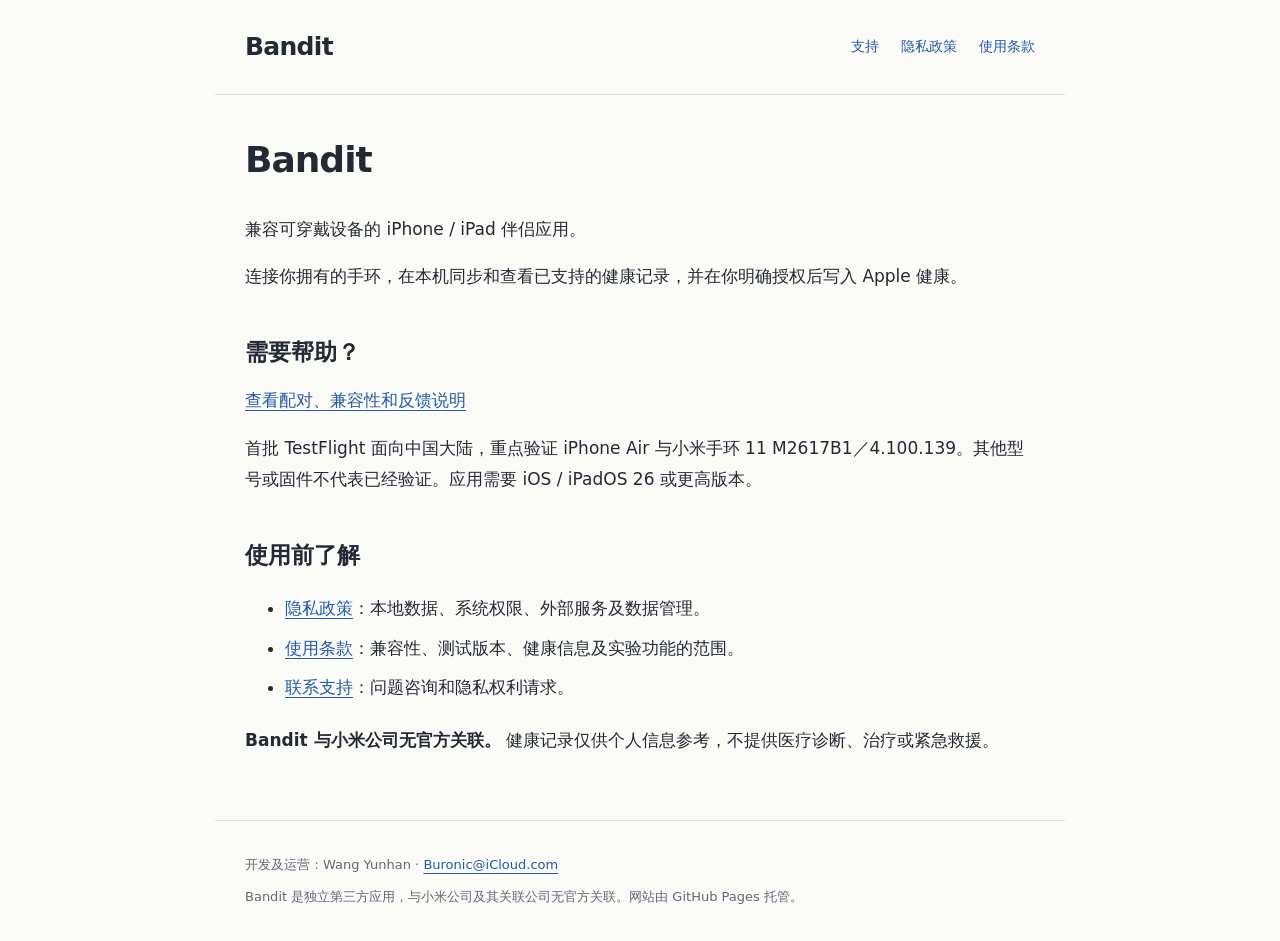
<file: site/index.html>
<!doctype html>
<html lang="zh-CN">
<head>
  <meta charset="utf-8">
  <meta name="viewport" content="width=device-width, initial-scale=1">
  <meta name="description" content="Bandit 的公开隐私政策、使用条款和支持说明。独立第三方可穿戴设备伴侣应用。">
  <meta name="color-scheme" content="light dark">
  <title>支持与法律信息 · Bandit</title>
  <link rel="stylesheet" href="./style.css">
</head>
<body>
  <a class="skip" href="#content">跳到正文</a>
  <header><a class="brand" href="./">Bandit</a><nav aria-label="网站导航">
    <a href="./support/">支持</a><a href="./privacy/">隐私政策</a><a href="./terms/">使用条款</a>
  </nav></header>
  <main id="content"><h1>Bandit</h1>
<p>兼容可穿戴设备的 iPhone / iPad 伴侣应用。</p>
<p>连接你拥有的手环，在本机同步和查看已支持的健康记录，并在你明确授权后写入 Apple 健康。</p>
<h2>需要帮助？</h2>
<p><a href="support/">查看配对、兼容性和反馈说明</a></p>
<p>首批 TestFlight 面向中国大陆，重点验证 iPhone Air 与小米手环 11 M2617B1／4.100.139。其他型号或固件不代表已经验证。应用需要 iOS / iPadOS 26 或更高版本。</p>
<h2>使用前了解</h2>
<ul>
<li><a href="privacy/">隐私政策</a>：本地数据、系统权限、外部服务及数据管理。</li>
<li><a href="terms/">使用条款</a>：兼容性、测试版本、健康信息及实验功能的范围。</li>
<li><a href="mailto:Buronic@iCloud.com">联系支持</a>：问题咨询和隐私权利请求。</li>
</ul>
<p><strong>Bandit 与小米公司无官方关联。</strong> 健康记录仅供个人信息参考，不提供医疗诊断、治疗或紧急救援。</p></main>
  <footer><p>开发及运营：Wang Yunhan · <a href="mailto:Buronic@iCloud.com">Buronic@iCloud.com</a></p>
  <p>Bandit 是独立第三方应用，与小米公司及其关联公司无官方关联。网站由 GitHub Pages 托管。</p></footer>
</body>
</html>
</file>
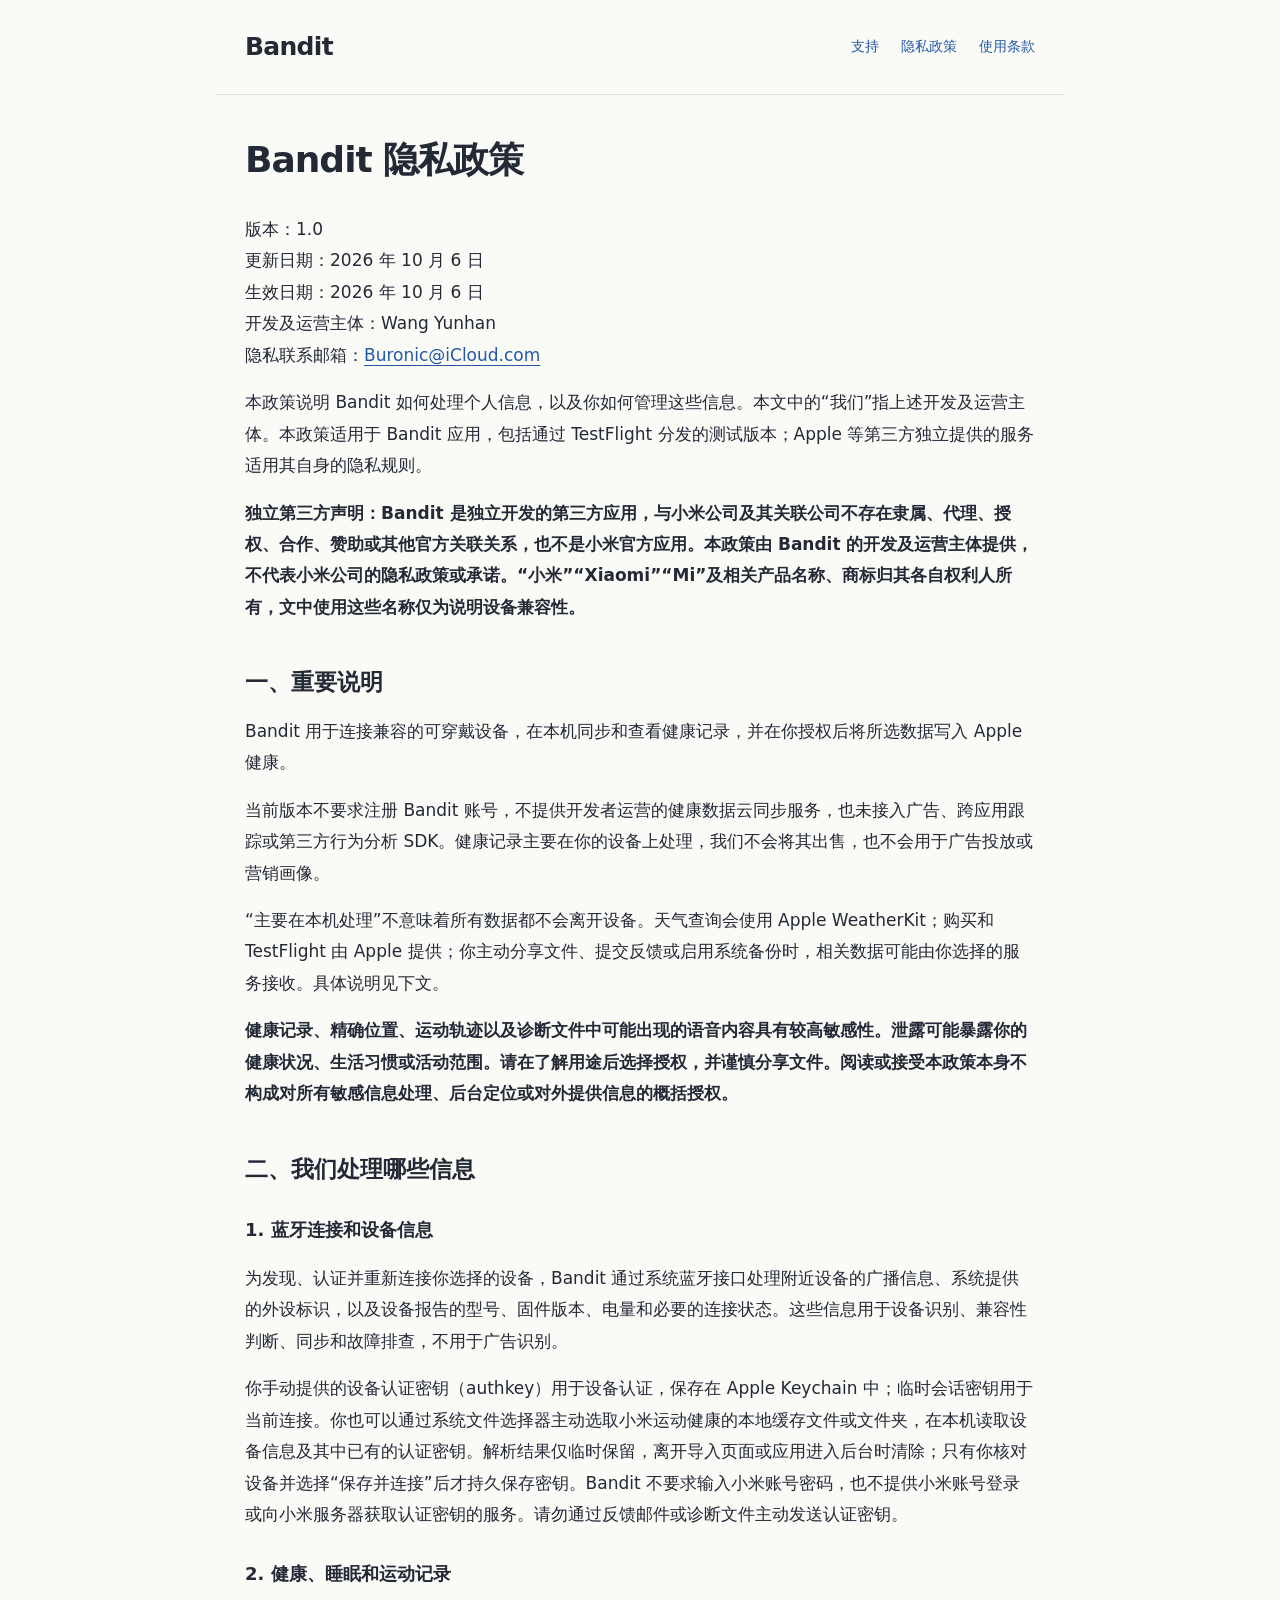
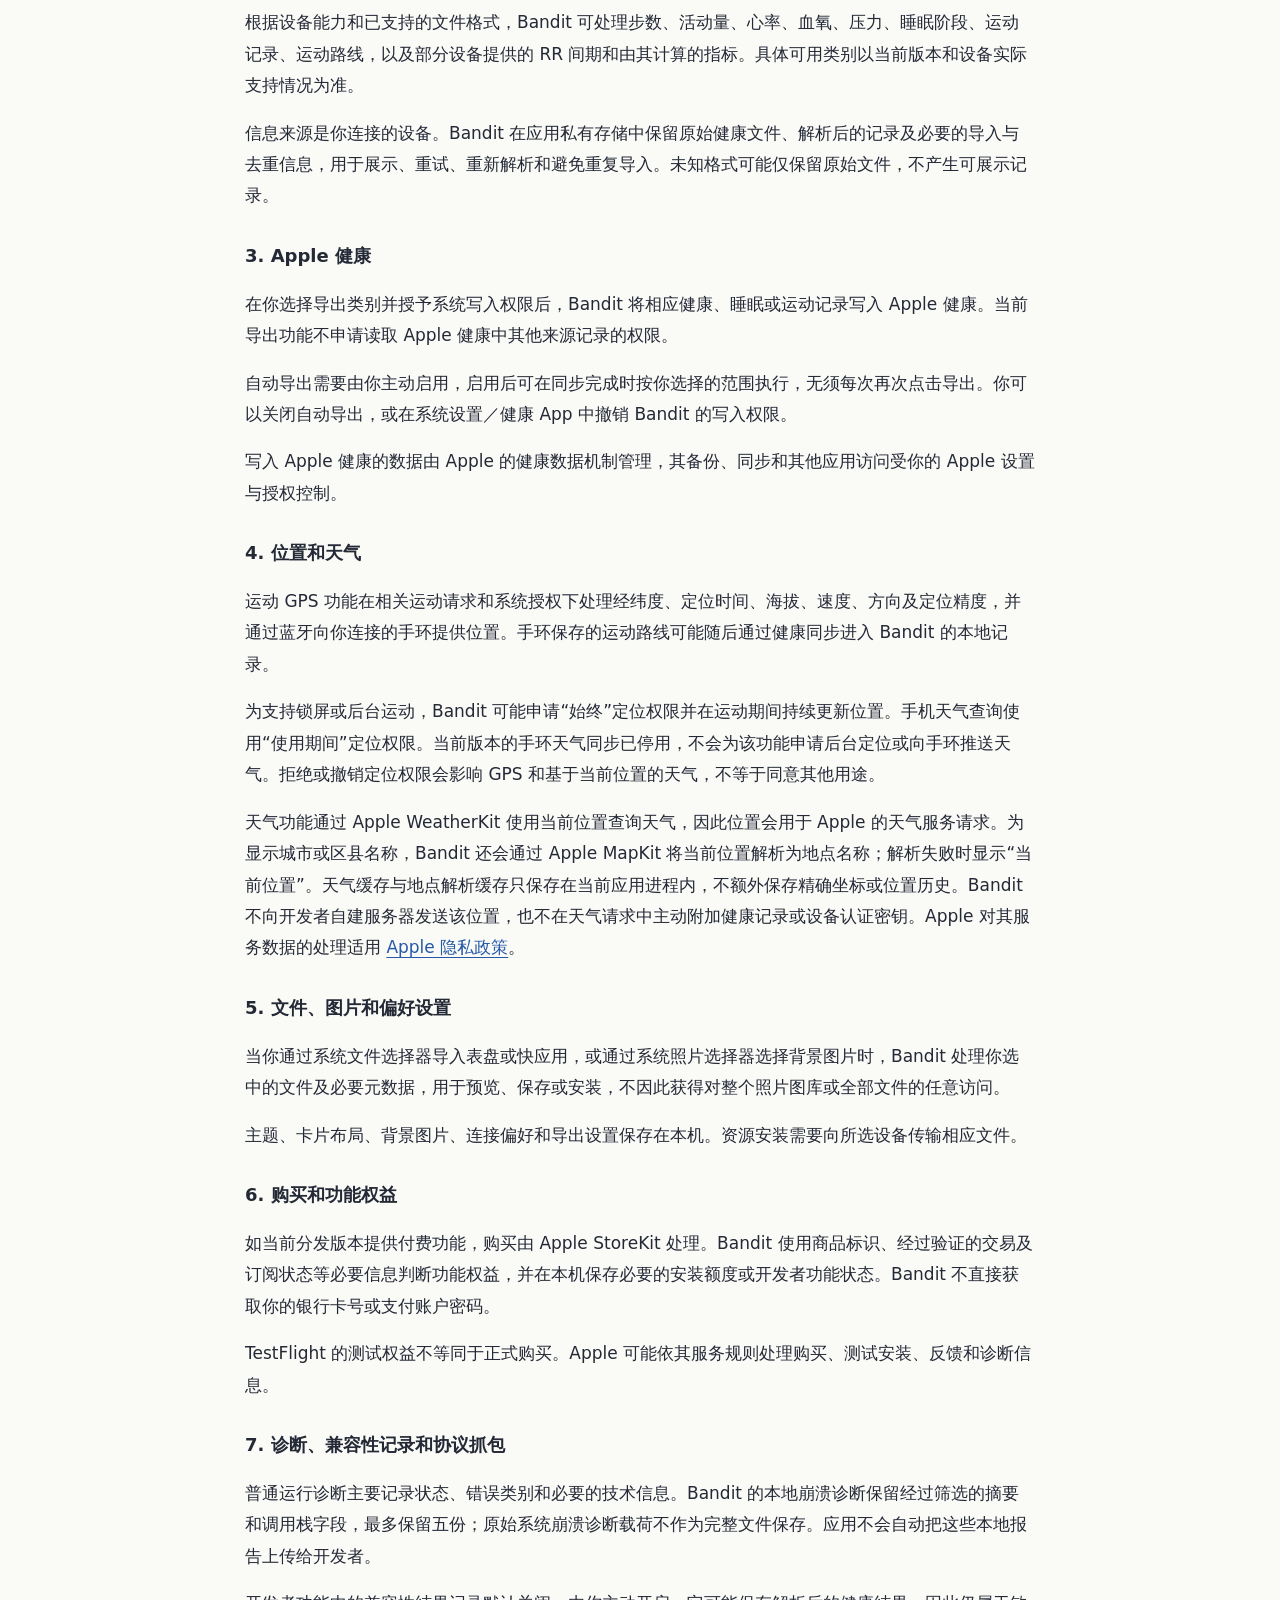
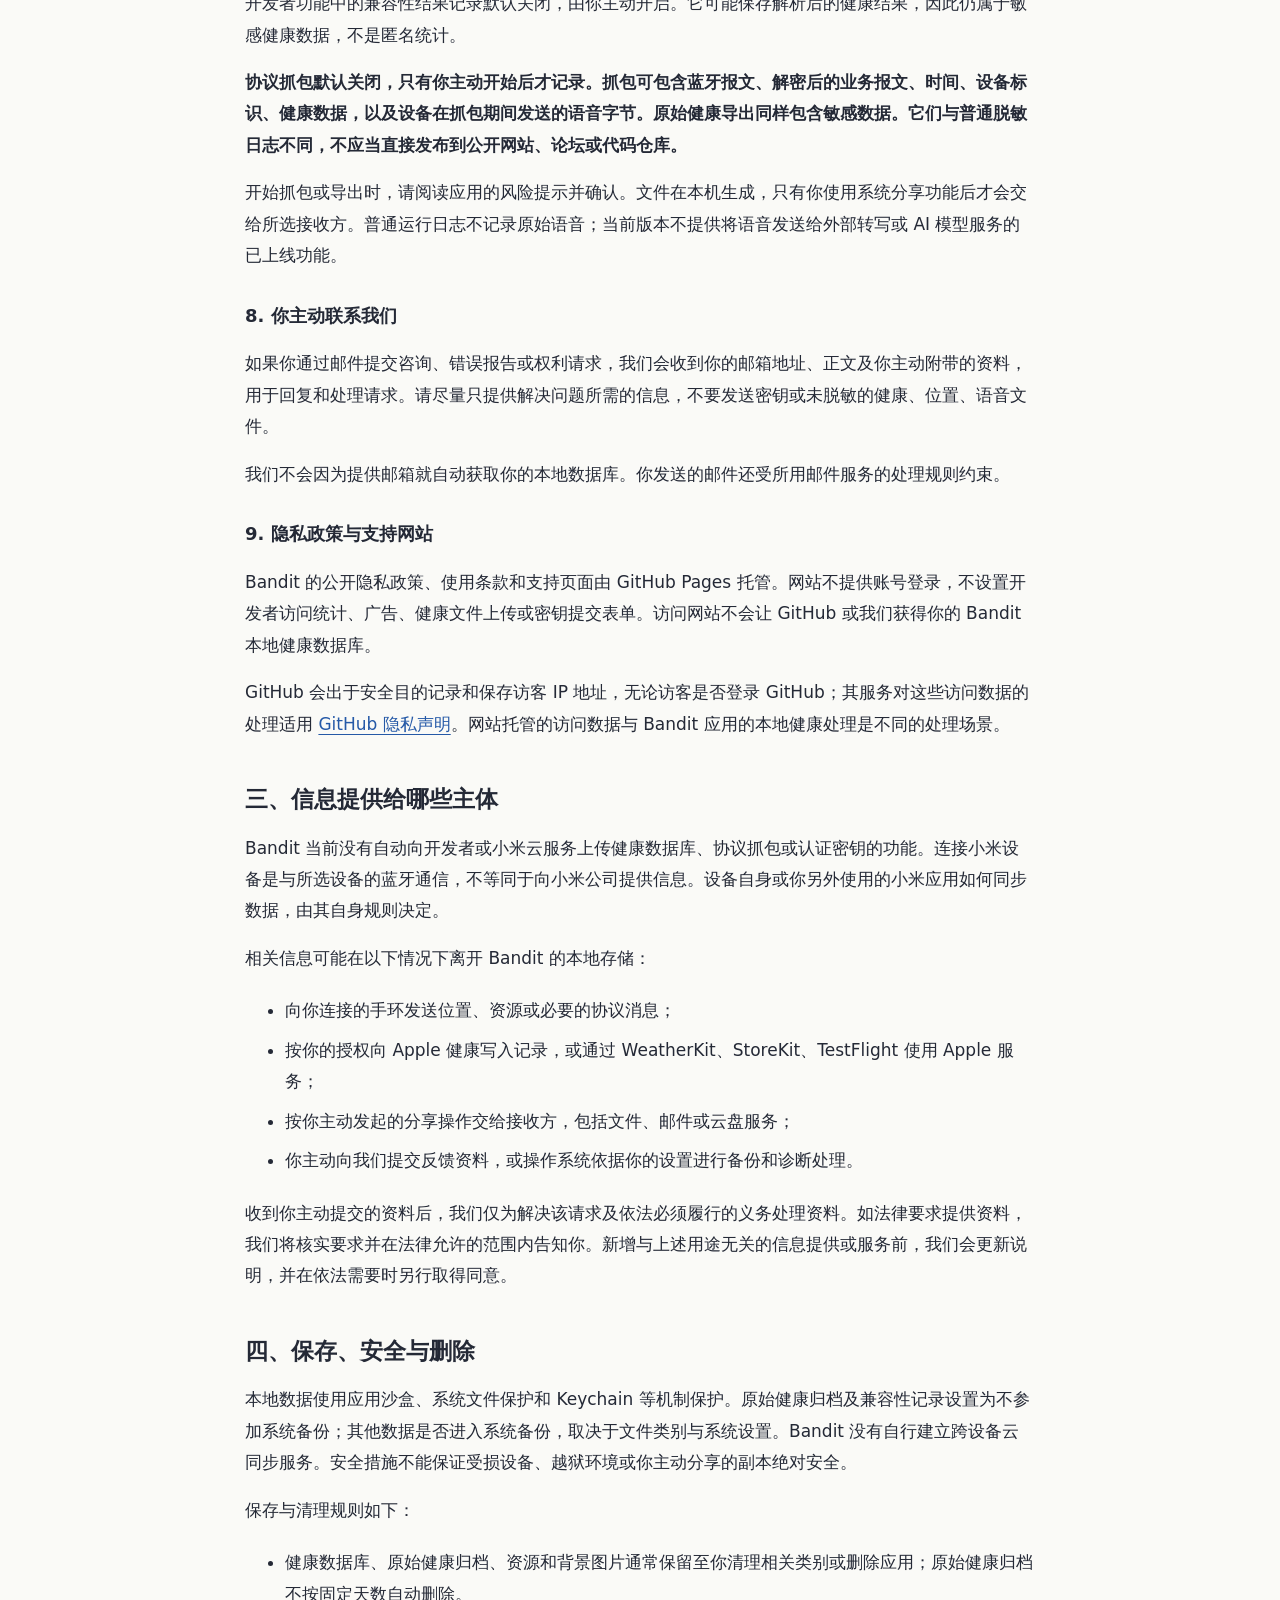
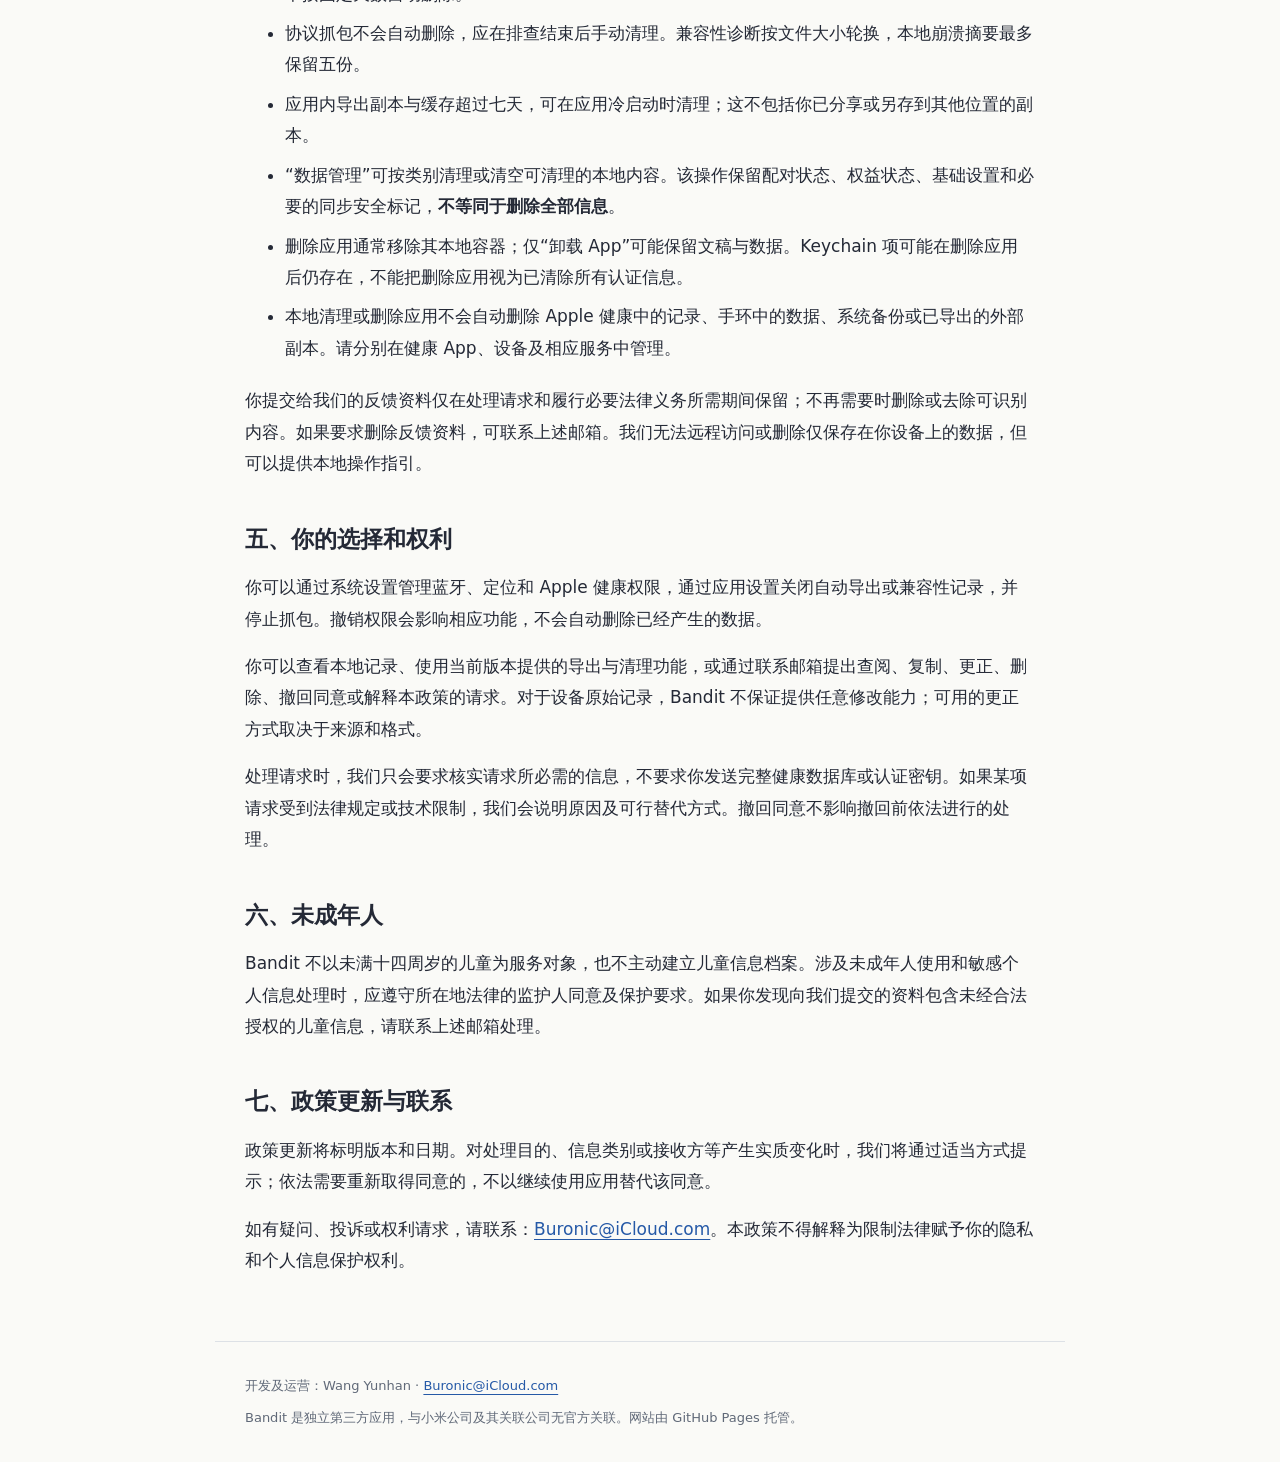
<file: site/privacy/index.html>
<!doctype html>
<html lang="zh-CN">
<head>
  <meta charset="utf-8">
  <meta name="viewport" content="width=device-width, initial-scale=1">
  <meta name="description" content="Bandit 的公开隐私政策、使用条款和支持说明。独立第三方可穿戴设备伴侣应用。">
  <meta name="color-scheme" content="light dark">
  <title>隐私政策 · Bandit</title>
  <link rel="stylesheet" href="../style.css">
</head>
<body>
  <a class="skip" href="#content">跳到正文</a>
  <header><a class="brand" href="../">Bandit</a><nav aria-label="网站导航">
    <a href="../support/">支持</a><a href="../privacy/">隐私政策</a><a href="../terms/">使用条款</a>
  </nav></header>
  <main id="content"><h1>Bandit 隐私政策</h1>
<p>版本：1.0<br>
更新日期：2026 年 10 月 6 日<br>
生效日期：2026 年 10 月 6 日<br>
开发及运营主体：Wang Yunhan<br>
隐私联系邮箱：<a href="mailto:Buronic@iCloud.com">Buronic@iCloud.com</a></p>
<p>本政策说明 Bandit 如何处理个人信息，以及你如何管理这些信息。本文中的“我们”指上述开发及运营主体。本政策适用于 Bandit 应用，包括通过 TestFlight 分发的测试版本；Apple 等第三方独立提供的服务适用其自身的隐私规则。</p>
<p><strong>独立第三方声明：Bandit 是独立开发的第三方应用，与小米公司及其关联公司不存在隶属、代理、授权、合作、赞助或其他官方关联关系，也不是小米官方应用。本政策由 Bandit 的开发及运营主体提供，不代表小米公司的隐私政策或承诺。“小米”“Xiaomi”“Mi”及相关产品名称、商标归其各自权利人所有，文中使用这些名称仅为说明设备兼容性。</strong></p>
<h2>一、重要说明</h2>
<p>Bandit 用于连接兼容的可穿戴设备，在本机同步和查看健康记录，并在你授权后将所选数据写入 Apple 健康。</p>
<p>当前版本不要求注册 Bandit 账号，不提供开发者运营的健康数据云同步服务，也未接入广告、跨应用跟踪或第三方行为分析 SDK。健康记录主要在你的设备上处理，我们不会将其出售，也不会用于广告投放或营销画像。</p>
<p>“主要在本机处理”不意味着所有数据都不会离开设备。天气查询会使用 Apple WeatherKit；购买和 TestFlight 由 Apple 提供；你主动分享文件、提交反馈或启用系统备份时，相关数据可能由你选择的服务接收。具体说明见下文。</p>
<p><strong>健康记录、精确位置、运动轨迹以及诊断文件中可能出现的语音内容具有较高敏感性。泄露可能暴露你的健康状况、生活习惯或活动范围。请在了解用途后选择授权，并谨慎分享文件。阅读或接受本政策本身不构成对所有敏感信息处理、后台定位或对外提供信息的概括授权。</strong></p>
<h2>二、我们处理哪些信息</h2>
<h3>1. 蓝牙连接和设备信息</h3>
<p>为发现、认证并重新连接你选择的设备，Bandit 通过系统蓝牙接口处理附近设备的广播信息、系统提供的外设标识，以及设备报告的型号、固件版本、电量和必要的连接状态。这些信息用于设备识别、兼容性判断、同步和故障排查，不用于广告识别。</p>
<p>你手动提供的设备认证密钥（authkey）用于设备认证，保存在 Apple Keychain 中；临时会话密钥用于当前连接。你也可以通过系统文件选择器主动选取小米运动健康的本地缓存文件或文件夹，在本机读取设备信息及其中已有的认证密钥。解析结果仅临时保留，离开导入页面或应用进入后台时清除；只有你核对设备并选择“保存并连接”后才持久保存密钥。Bandit 不要求输入小米账号密码，也不提供小米账号登录或向小米服务器获取认证密钥的服务。请勿通过反馈邮件或诊断文件主动发送认证密钥。</p>
<h3>2. 健康、睡眠和运动记录</h3>
<p>根据设备能力和已支持的文件格式，Bandit 可处理步数、活动量、心率、血氧、压力、睡眠阶段、运动记录、运动路线，以及部分设备提供的 RR 间期和由其计算的指标。具体可用类别以当前版本和设备实际支持情况为准。</p>
<p>信息来源是你连接的设备。Bandit 在应用私有存储中保留原始健康文件、解析后的记录及必要的导入与去重信息，用于展示、重试、重新解析和避免重复导入。未知格式可能仅保留原始文件，不产生可展示记录。</p>
<h3>3. Apple 健康</h3>
<p>在你选择导出类别并授予系统写入权限后，Bandit 将相应健康、睡眠或运动记录写入 Apple 健康。当前导出功能不申请读取 Apple 健康中其他来源记录的权限。</p>
<p>自动导出需要由你主动启用，启用后可在同步完成时按你选择的范围执行，无须每次再次点击导出。你可以关闭自动导出，或在系统设置／健康 App 中撤销 Bandit 的写入权限。</p>
<p>写入 Apple 健康的数据由 Apple 的健康数据机制管理，其备份、同步和其他应用访问受你的 Apple 设置与授权控制。</p>
<h3>4. 位置和天气</h3>
<p>运动 GPS 功能在相关运动请求和系统授权下处理经纬度、定位时间、海拔、速度、方向及定位精度，并通过蓝牙向你连接的手环提供位置。手环保存的运动路线可能随后通过健康同步进入 Bandit 的本地记录。</p>
<p>为支持锁屏或后台运动，Bandit 可能申请“始终”定位权限并在运动期间持续更新位置。手机天气查询使用“使用期间”定位权限。当前版本的手环天气同步已停用，不会为该功能申请后台定位或向手环推送天气。拒绝或撤销定位权限会影响 GPS 和基于当前位置的天气，不等于同意其他用途。</p>
<p>天气功能通过 Apple WeatherKit 使用当前位置查询天气，因此位置会用于 Apple 的天气服务请求。为显示城市或区县名称，Bandit 还会通过 Apple MapKit 将当前位置解析为地点名称；解析失败时显示“当前位置”。天气缓存与地点解析缓存只保存在当前应用进程内，不额外保存精确坐标或位置历史。Bandit 不向开发者自建服务器发送该位置，也不在天气请求中主动附加健康记录或设备认证密钥。Apple 对其服务数据的处理适用 <a href="https://www.apple.com/legal/privacy/">Apple 隐私政策</a>。</p>
<h3>5. 文件、图片和偏好设置</h3>
<p>当你通过系统文件选择器导入表盘或快应用，或通过系统照片选择器选择背景图片时，Bandit 处理你选中的文件及必要元数据，用于预览、保存或安装，不因此获得对整个照片图库或全部文件的任意访问。</p>
<p>主题、卡片布局、背景图片、连接偏好和导出设置保存在本机。资源安装需要向所选设备传输相应文件。</p>
<h3>6. 购买和功能权益</h3>
<p>如当前分发版本提供付费功能，购买由 Apple StoreKit 处理。Bandit 使用商品标识、经过验证的交易及订阅状态等必要信息判断功能权益，并在本机保存必要的安装额度或开发者功能状态。Bandit 不直接获取你的银行卡号或支付账户密码。</p>
<p>TestFlight 的测试权益不等同于正式购买。Apple 可能依其服务规则处理购买、测试安装、反馈和诊断信息。</p>
<h3>7. 诊断、兼容性记录和协议抓包</h3>
<p>普通运行诊断主要记录状态、错误类别和必要的技术信息。Bandit 的本地崩溃诊断保留经过筛选的摘要和调用栈字段，最多保留五份；原始系统崩溃诊断载荷不作为完整文件保存。应用不会自动把这些本地报告上传给开发者。</p>
<p>开发者功能中的兼容性结果记录默认关闭，由你主动开启。它可能保存解析后的健康结果，因此仍属于敏感健康数据，不是匿名统计。</p>
<p><strong>协议抓包默认关闭，只有你主动开始后才记录。抓包可包含蓝牙报文、解密后的业务报文、时间、设备标识、健康数据，以及设备在抓包期间发送的语音字节。原始健康导出同样包含敏感数据。它们与普通脱敏日志不同，不应当直接发布到公开网站、论坛或代码仓库。</strong></p>
<p>开始抓包或导出时，请阅读应用的风险提示并确认。文件在本机生成，只有你使用系统分享功能后才会交给所选接收方。普通运行日志不记录原始语音；当前版本不提供将语音发送给外部转写或 AI 模型服务的已上线功能。</p>
<h3>8. 你主动联系我们</h3>
<p>如果你通过邮件提交咨询、错误报告或权利请求，我们会收到你的邮箱地址、正文及你主动附带的资料，用于回复和处理请求。请尽量只提供解决问题所需的信息，不要发送密钥或未脱敏的健康、位置、语音文件。</p>
<p>我们不会因为提供邮箱就自动获取你的本地数据库。你发送的邮件还受所用邮件服务的处理规则约束。</p>
<h3>9. 隐私政策与支持网站</h3>
<p>Bandit 的公开隐私政策、使用条款和支持页面由 GitHub Pages 托管。网站不提供账号登录，不设置开发者访问统计、广告、健康文件上传或密钥提交表单。访问网站不会让 GitHub 或我们获得你的 Bandit 本地健康数据库。</p>
<p>GitHub 会出于安全目的记录和保存访客 IP 地址，无论访客是否登录 GitHub；其服务对这些访问数据的处理适用 <a href="https://docs.github.com/en/site-policy/privacy-policies/github-general-privacy-statement">GitHub 隐私声明</a>。网站托管的访问数据与 Bandit 应用的本地健康处理是不同的处理场景。</p>
<h2>三、信息提供给哪些主体</h2>
<p>Bandit 当前没有自动向开发者或小米云服务上传健康数据库、协议抓包或认证密钥的功能。连接小米设备是与所选设备的蓝牙通信，不等同于向小米公司提供信息。设备自身或你另外使用的小米应用如何同步数据，由其自身规则决定。</p>
<p>相关信息可能在以下情况下离开 Bandit 的本地存储：</p>
<ul>
<li>向你连接的手环发送位置、资源或必要的协议消息；</li>
<li>按你的授权向 Apple 健康写入记录，或通过 WeatherKit、StoreKit、TestFlight 使用 Apple 服务；</li>
<li>按你主动发起的分享操作交给接收方，包括文件、邮件或云盘服务；</li>
<li>你主动向我们提交反馈资料，或操作系统依据你的设置进行备份和诊断处理。</li>
</ul>
<p>收到你主动提交的资料后，我们仅为解决该请求及依法必须履行的义务处理资料。如法律要求提供资料，我们将核实要求并在法律允许的范围内告知你。新增与上述用途无关的信息提供或服务前，我们会更新说明，并在依法需要时另行取得同意。</p>
<h2>四、保存、安全与删除</h2>
<p>本地数据使用应用沙盒、系统文件保护和 Keychain 等机制保护。原始健康归档及兼容性记录设置为不参加系统备份；其他数据是否进入系统备份，取决于文件类别与系统设置。Bandit 没有自行建立跨设备云同步服务。安全措施不能保证受损设备、越狱环境或你主动分享的副本绝对安全。</p>
<p>保存与清理规则如下：</p>
<ul>
<li>健康数据库、原始健康归档、资源和背景图片通常保留至你清理相关类别或删除应用；原始健康归档不按固定天数自动删除。</li>
<li>协议抓包不会自动删除，应在排查结束后手动清理。兼容性诊断按文件大小轮换，本地崩溃摘要最多保留五份。</li>
<li>应用内导出副本与缓存超过七天，可在应用冷启动时清理；这不包括你已分享或另存到其他位置的副本。</li>
<li>“数据管理”可按类别清理或清空可清理的本地内容。该操作保留配对状态、权益状态、基础设置和必要的同步安全标记，<strong>不等同于删除全部信息</strong>。</li>
<li>删除应用通常移除其本地容器；仅“卸载 App”可能保留文稿与数据。Keychain 项可能在删除应用后仍存在，不能把删除应用视为已清除所有认证信息。</li>
<li>本地清理或删除应用不会自动删除 Apple 健康中的记录、手环中的数据、系统备份或已导出的外部副本。请分别在健康 App、设备及相应服务中管理。</li>
</ul>
<p>你提交给我们的反馈资料仅在处理请求和履行必要法律义务所需期间保留；不再需要时删除或去除可识别内容。如果要求删除反馈资料，可联系上述邮箱。我们无法远程访问或删除仅保存在你设备上的数据，但可以提供本地操作指引。</p>
<h2>五、你的选择和权利</h2>
<p>你可以通过系统设置管理蓝牙、定位和 Apple 健康权限，通过应用设置关闭自动导出或兼容性记录，并停止抓包。撤销权限会影响相应功能，不会自动删除已经产生的数据。</p>
<p>你可以查看本地记录、使用当前版本提供的导出与清理功能，或通过联系邮箱提出查阅、复制、更正、删除、撤回同意或解释本政策的请求。对于设备原始记录，Bandit 不保证提供任意修改能力；可用的更正方式取决于来源和格式。</p>
<p>处理请求时，我们只会要求核实请求所必需的信息，不要求你发送完整健康数据库或认证密钥。如果某项请求受到法律规定或技术限制，我们会说明原因及可行替代方式。撤回同意不影响撤回前依法进行的处理。</p>
<h2>六、未成年人</h2>
<p>Bandit 不以未满十四周岁的儿童为服务对象，也不主动建立儿童信息档案。涉及未成年人使用和敏感个人信息处理时，应遵守所在地法律的监护人同意及保护要求。如果你发现向我们提交的资料包含未经合法授权的儿童信息，请联系上述邮箱处理。</p>
<h2>七、政策更新与联系</h2>
<p>政策更新将标明版本和日期。对处理目的、信息类别或接收方等产生实质变化时，我们将通过适当方式提示；依法需要重新取得同意的，不以继续使用应用替代该同意。</p>
<p>如有疑问、投诉或权利请求，请联系：<a href="mailto:Buronic@iCloud.com">Buronic@iCloud.com</a>。本政策不得解释为限制法律赋予你的隐私和个人信息保护权利。</p></main>
  <footer><p>开发及运营：Wang Yunhan · <a href="mailto:Buronic@iCloud.com">Buronic@iCloud.com</a></p>
  <p>Bandit 是独立第三方应用，与小米公司及其关联公司无官方关联。网站由 GitHub Pages 托管。</p></footer>
</body>
</html>
</file>
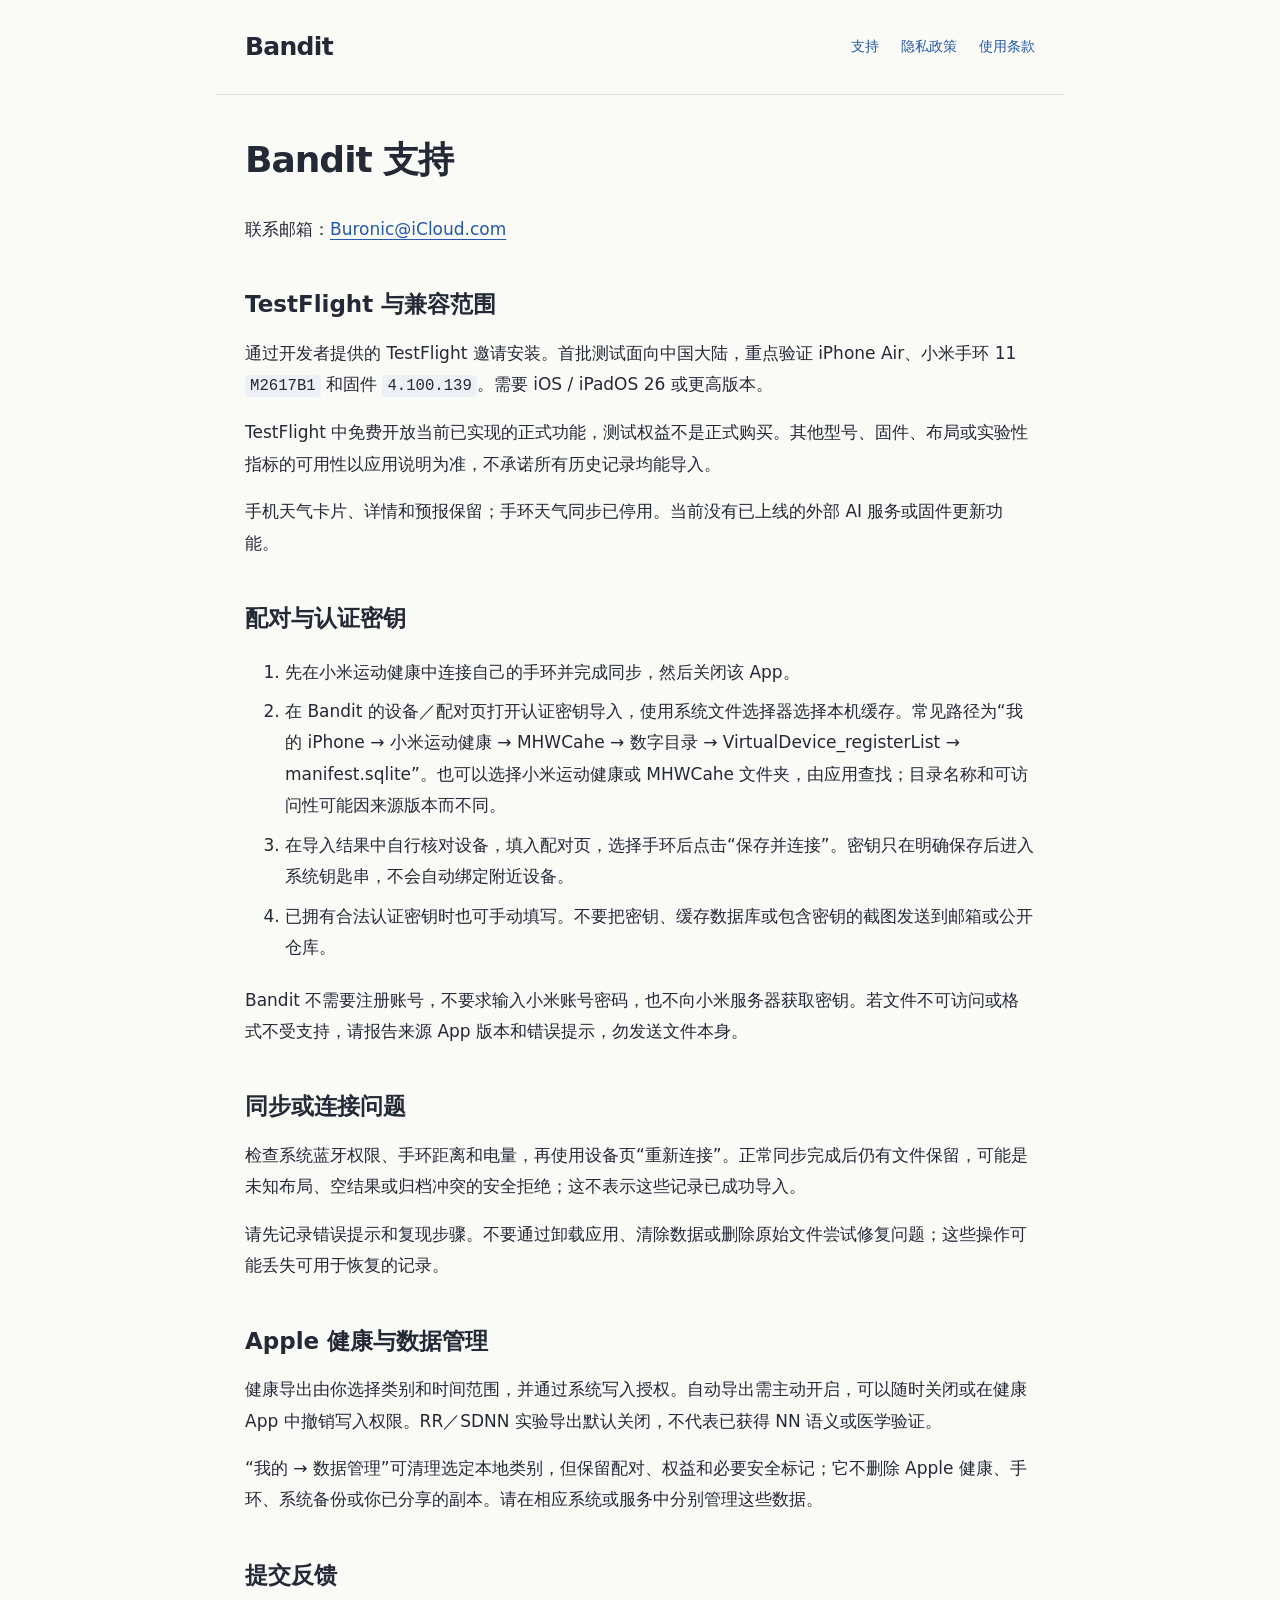
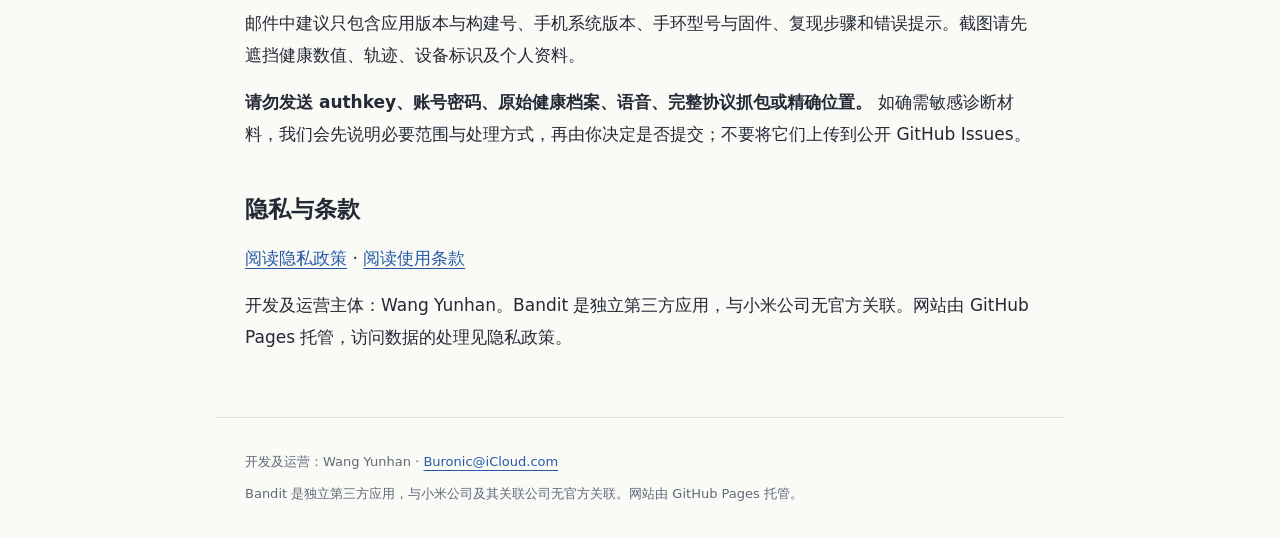
<file: site/support/index.html>
<!doctype html>
<html lang="zh-CN">
<head>
  <meta charset="utf-8">
  <meta name="viewport" content="width=device-width, initial-scale=1">
  <meta name="description" content="Bandit 的公开隐私政策、使用条款和支持说明。独立第三方可穿戴设备伴侣应用。">
  <meta name="color-scheme" content="light dark">
  <title>支持 · Bandit</title>
  <link rel="stylesheet" href="../style.css">
</head>
<body>
  <a class="skip" href="#content">跳到正文</a>
  <header><a class="brand" href="../">Bandit</a><nav aria-label="网站导航">
    <a href="../support/">支持</a><a href="../privacy/">隐私政策</a><a href="../terms/">使用条款</a>
  </nav></header>
  <main id="content"><h1>Bandit 支持</h1>
<p>联系邮箱：<a href="mailto:Buronic@iCloud.com">Buronic@iCloud.com</a></p>
<h2>TestFlight 与兼容范围</h2>
<p>通过开发者提供的 TestFlight 邀请安装。首批测试面向中国大陆，重点验证 iPhone Air、小米手环 11 <code>M2617B1</code> 和固件 <code>4.100.139</code>。需要 iOS / iPadOS 26 或更高版本。</p>
<p>TestFlight 中免费开放当前已实现的正式功能，测试权益不是正式购买。其他型号、固件、布局或实验性指标的可用性以应用说明为准，不承诺所有历史记录均能导入。</p>
<p>手机天气卡片、详情和预报保留；手环天气同步已停用。当前没有已上线的外部 AI 服务或固件更新功能。</p>
<h2>配对与认证密钥</h2>
<ol>
<li>先在小米运动健康中连接自己的手环并完成同步，然后关闭该 App。</li>
<li>在 Bandit 的设备／配对页打开认证密钥导入，使用系统文件选择器选择本机缓存。常见路径为“我的 iPhone → 小米运动健康 → MHWCahe → 数字目录 → VirtualDevice_registerList → manifest.sqlite”。也可以选择小米运动健康或 MHWCahe 文件夹，由应用查找；目录名称和可访问性可能因来源版本而不同。</li>
<li>在导入结果中自行核对设备，填入配对页，选择手环后点击“保存并连接”。密钥只在明确保存后进入系统钥匙串，不会自动绑定附近设备。</li>
<li>已拥有合法认证密钥时也可手动填写。不要把密钥、缓存数据库或包含密钥的截图发送到邮箱或公开仓库。</li>
</ol>
<p>Bandit 不需要注册账号，不要求输入小米账号密码，也不向小米服务器获取密钥。若文件不可访问或格式不受支持，请报告来源 App 版本和错误提示，勿发送文件本身。</p>
<h2>同步或连接问题</h2>
<p>检查系统蓝牙权限、手环距离和电量，再使用设备页“重新连接”。正常同步完成后仍有文件保留，可能是未知布局、空结果或归档冲突的安全拒绝；这不表示这些记录已成功导入。</p>
<p>请先记录错误提示和复现步骤。不要通过卸载应用、清除数据或删除原始文件尝试修复问题；这些操作可能丢失可用于恢复的记录。</p>
<h2>Apple 健康与数据管理</h2>
<p>健康导出由你选择类别和时间范围，并通过系统写入授权。自动导出需主动开启，可以随时关闭或在健康 App 中撤销写入权限。RR／SDNN 实验导出默认关闭，不代表已获得 NN 语义或医学验证。</p>
<p>“我的 → 数据管理”可清理选定本地类别，但保留配对、权益和必要安全标记；它不删除 Apple 健康、手环、系统备份或你已分享的副本。请在相应系统或服务中分别管理这些数据。</p>
<h2>提交反馈</h2>
<p>邮件中建议只包含应用版本与构建号、手机系统版本、手环型号与固件、复现步骤和错误提示。截图请先遮挡健康数值、轨迹、设备标识及个人资料。</p>
<p><strong>请勿发送 authkey、账号密码、原始健康档案、语音、完整协议抓包或精确位置。</strong> 如确需敏感诊断材料，我们会先说明必要范围与处理方式，再由你决定是否提交；不要将它们上传到公开 GitHub Issues。</p>
<h2>隐私与条款</h2>
<p><a href="../privacy/">阅读隐私政策</a> · <a href="../terms/">阅读使用条款</a></p>
<p>开发及运营主体：Wang Yunhan。Bandit 是独立第三方应用，与小米公司无官方关联。网站由 GitHub Pages 托管，访问数据的处理见隐私政策。</p></main>
  <footer><p>开发及运营：Wang Yunhan · <a href="mailto:Buronic@iCloud.com">Buronic@iCloud.com</a></p>
  <p>Bandit 是独立第三方应用，与小米公司及其关联公司无官方关联。网站由 GitHub Pages 托管。</p></footer>
</body>
</html>
</file>
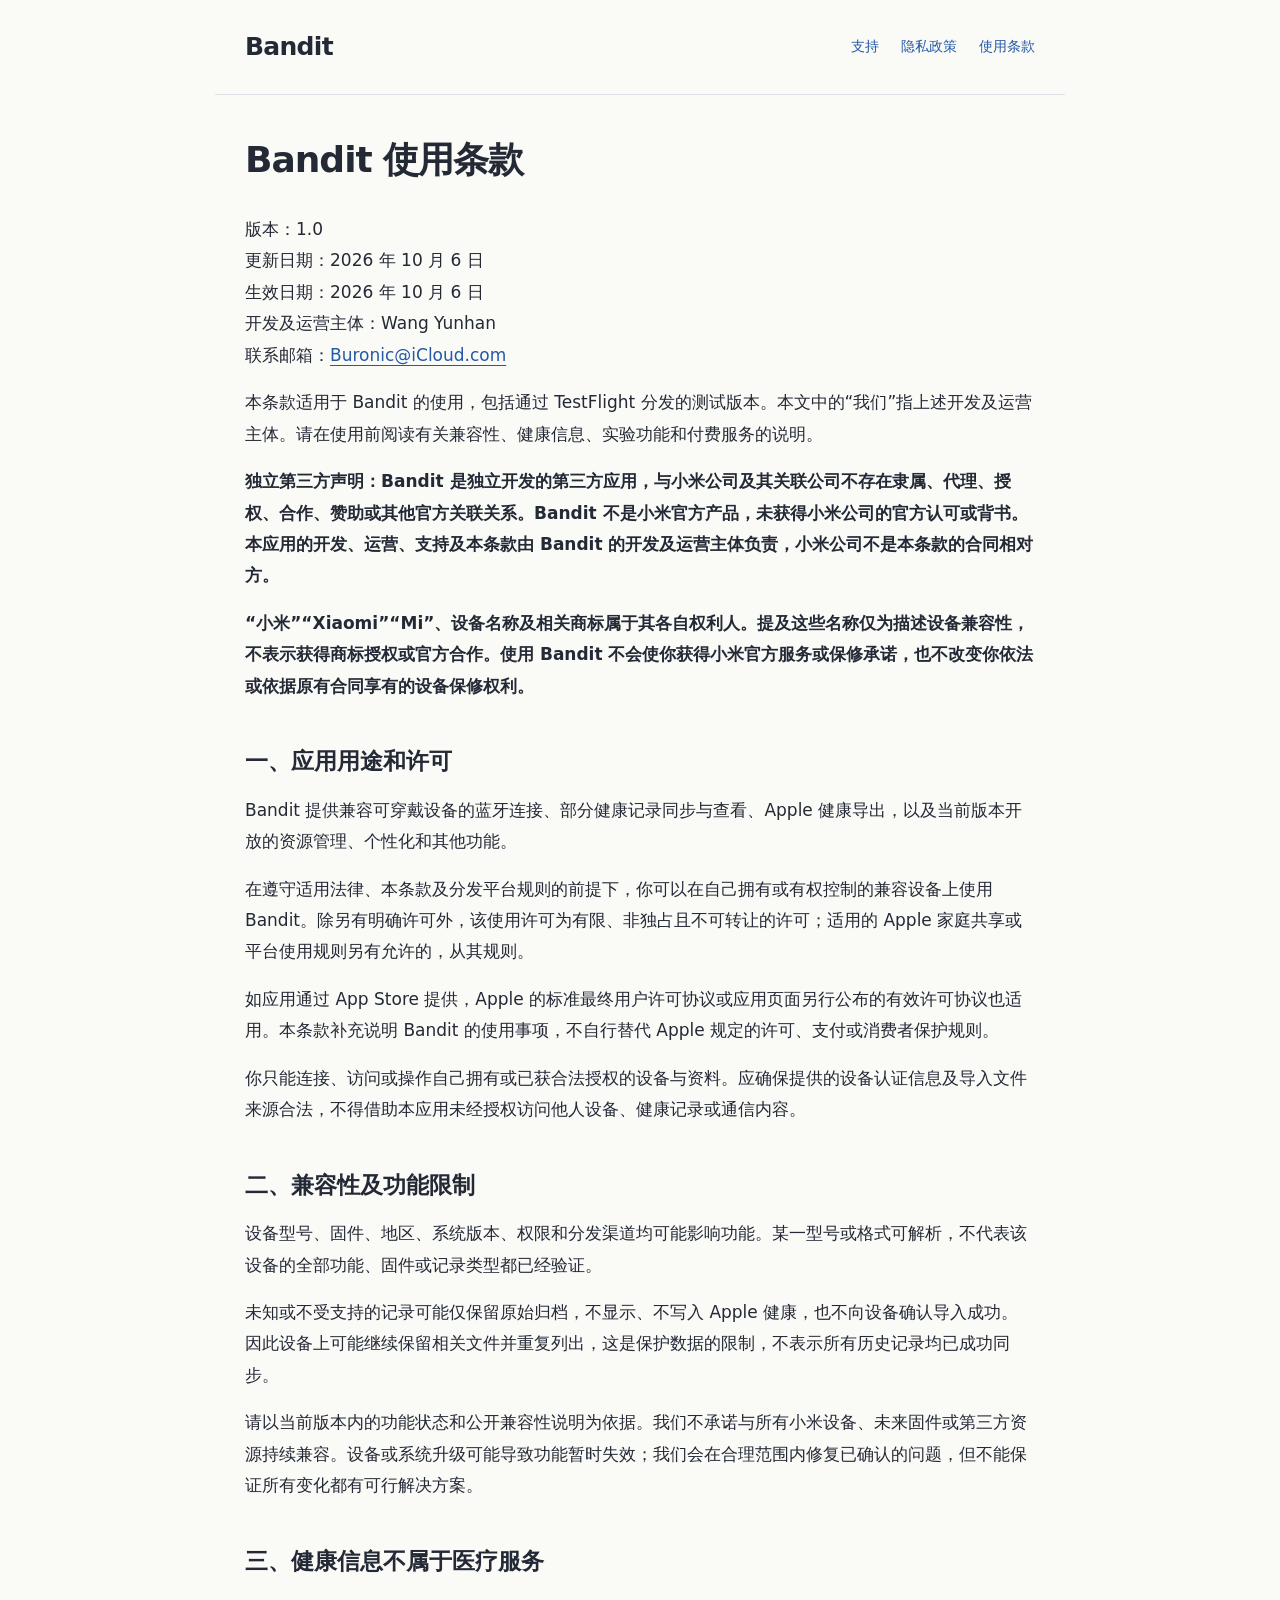
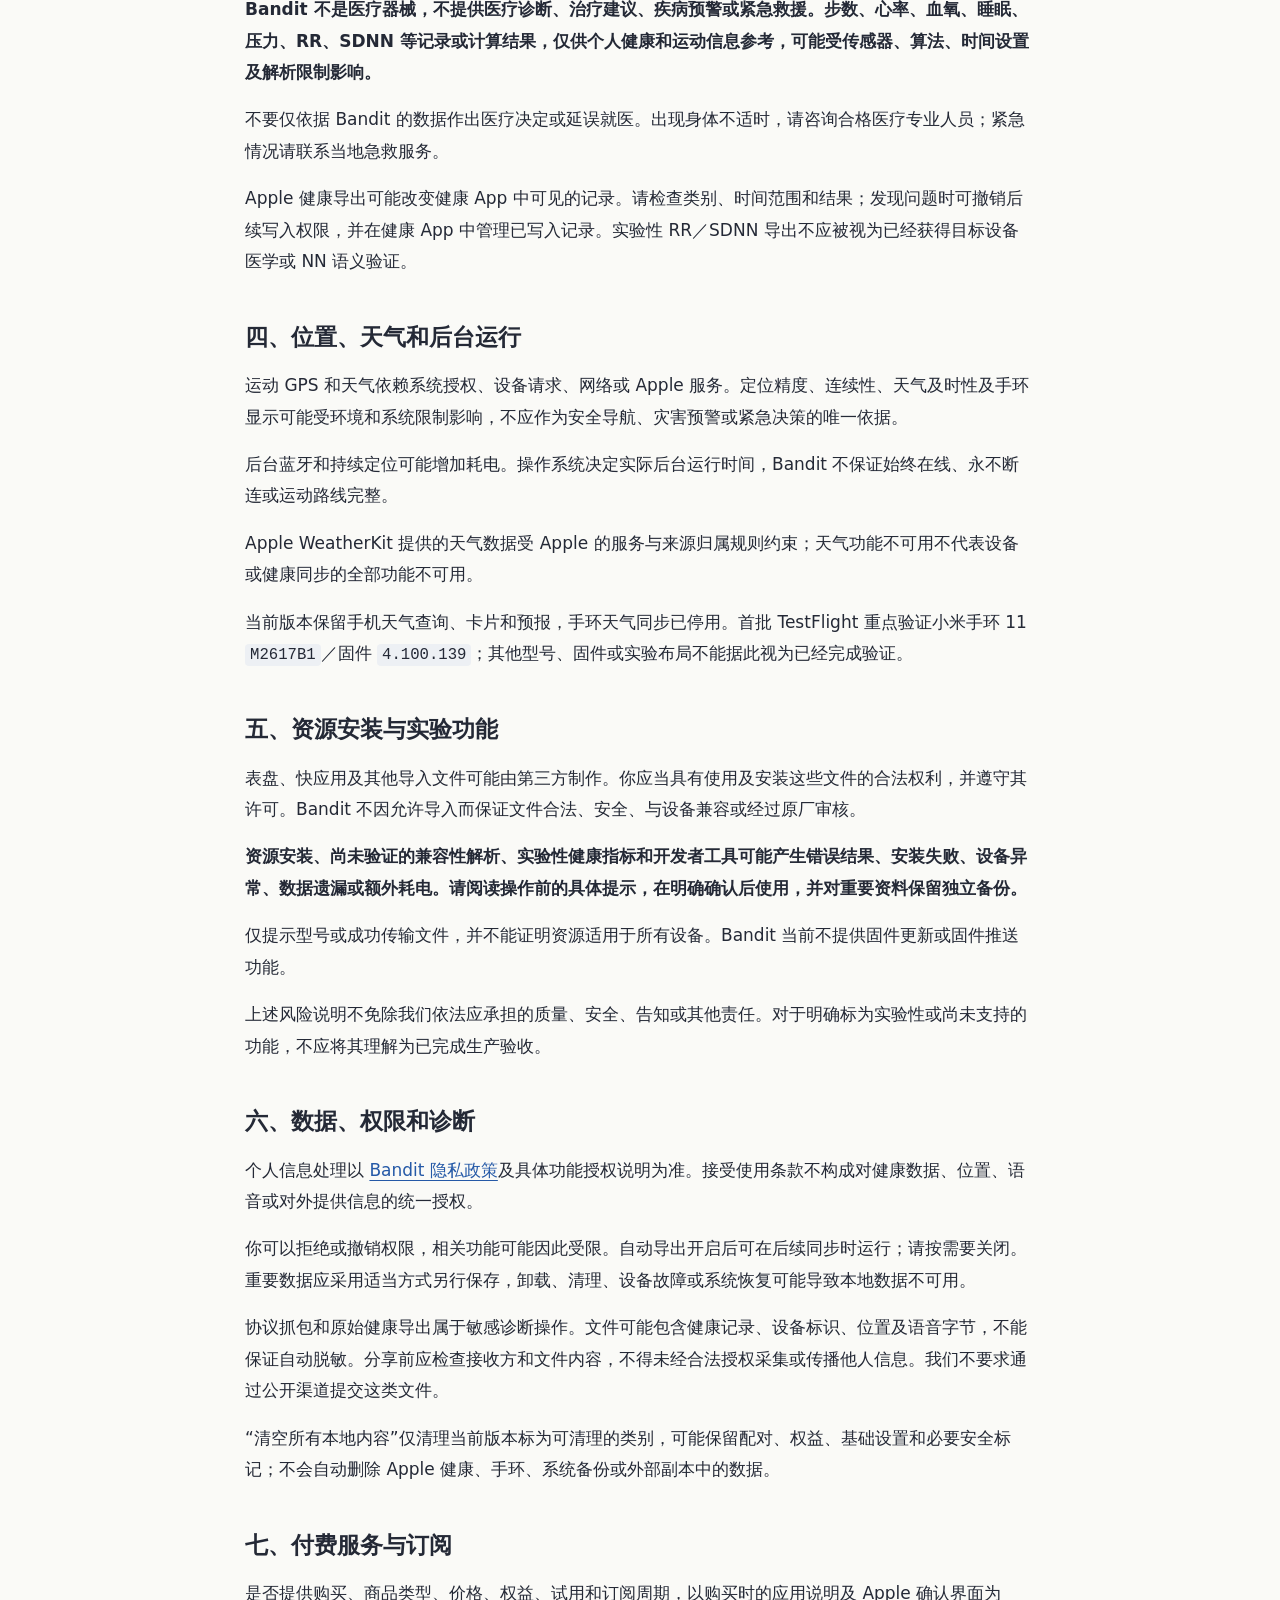
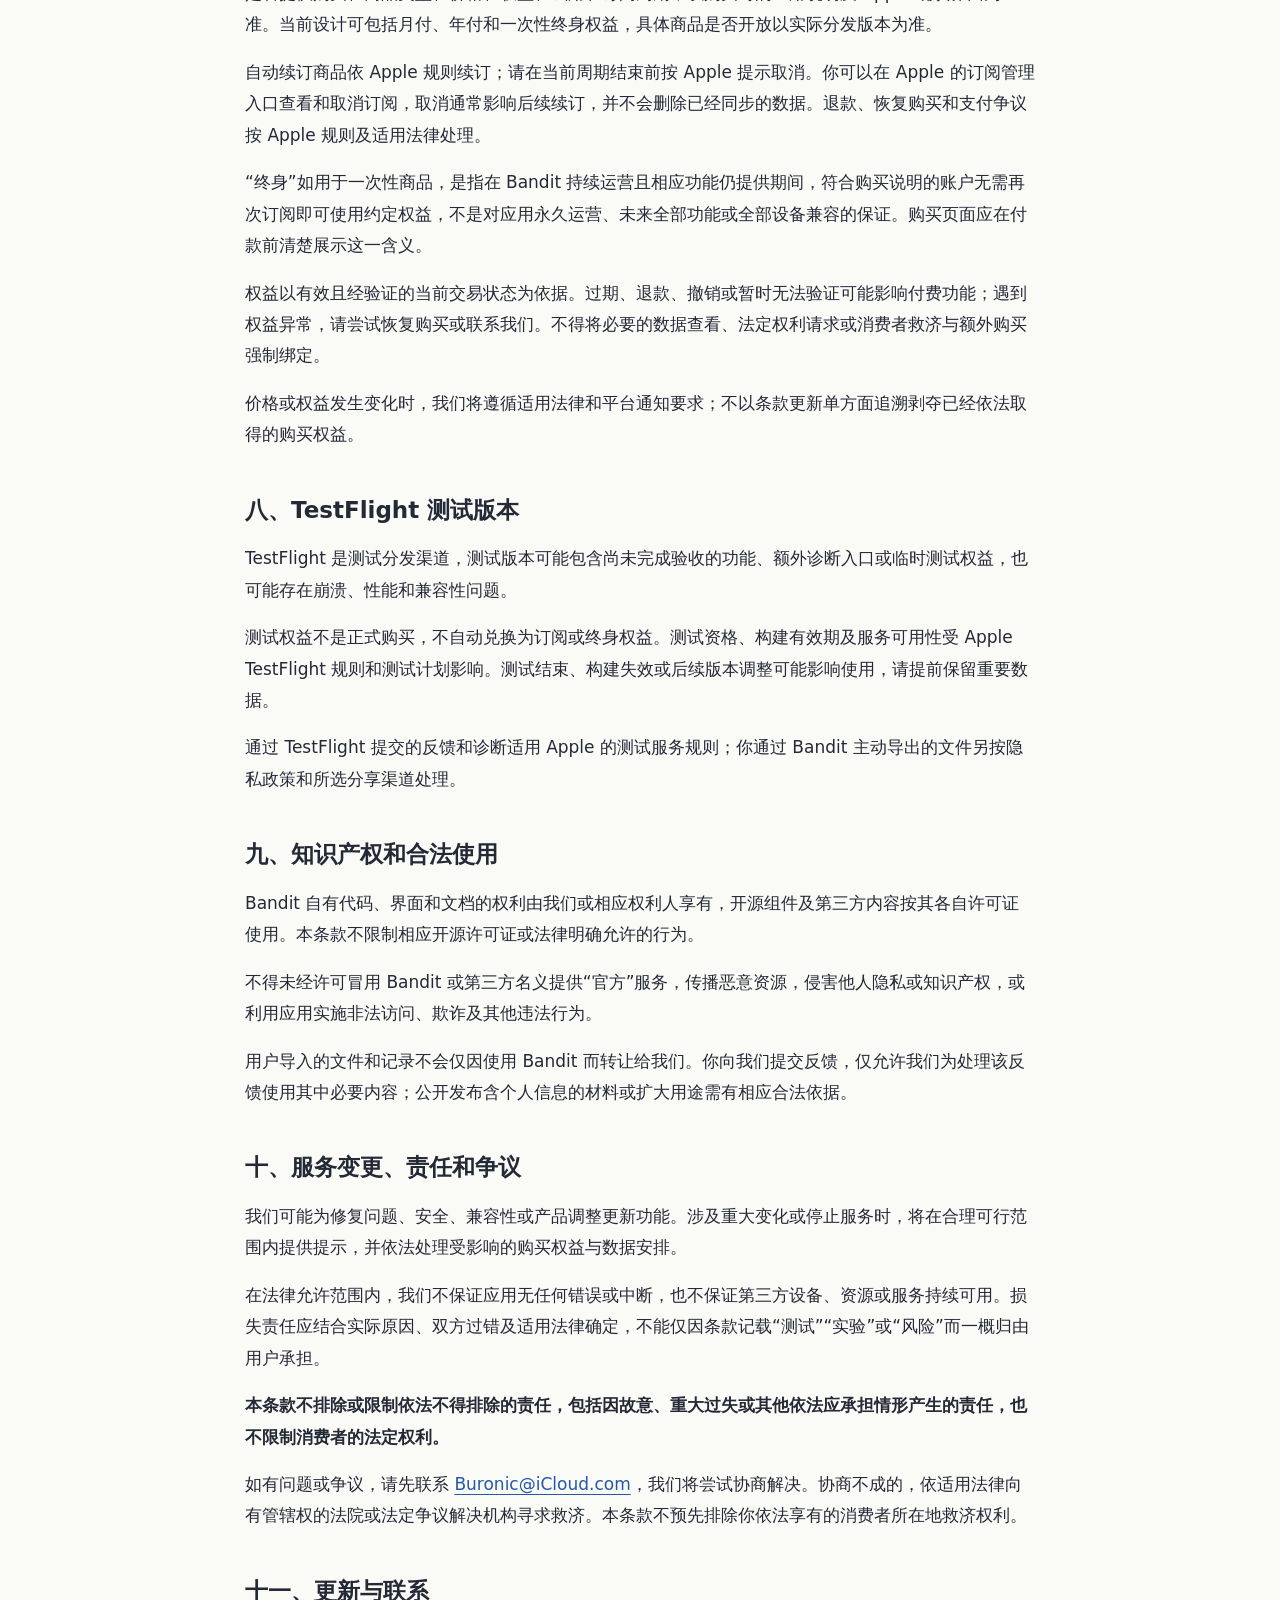
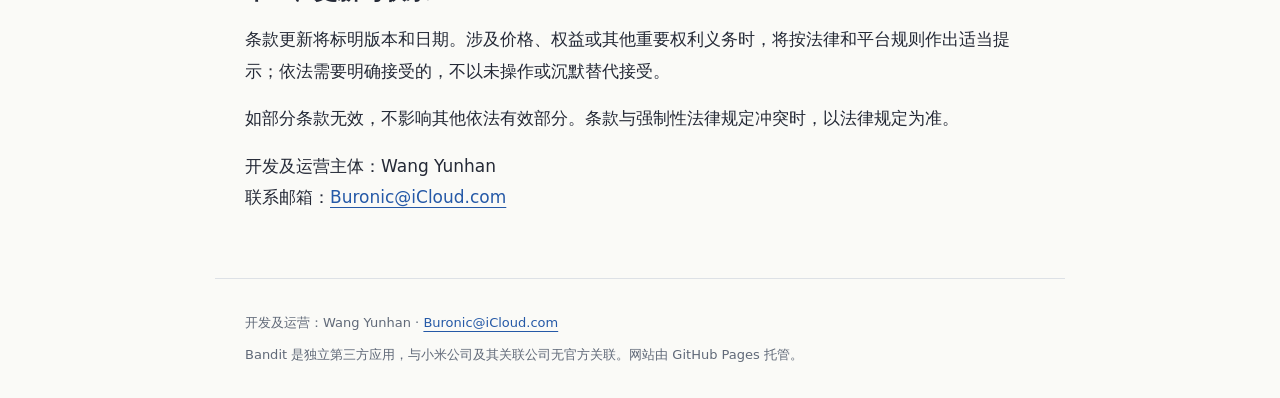
<file: site/terms/index.html>
<!doctype html>
<html lang="zh-CN">
<head>
  <meta charset="utf-8">
  <meta name="viewport" content="width=device-width, initial-scale=1">
  <meta name="description" content="Bandit 的公开隐私政策、使用条款和支持说明。独立第三方可穿戴设备伴侣应用。">
  <meta name="color-scheme" content="light dark">
  <title>使用条款 · Bandit</title>
  <link rel="stylesheet" href="../style.css">
</head>
<body>
  <a class="skip" href="#content">跳到正文</a>
  <header><a class="brand" href="../">Bandit</a><nav aria-label="网站导航">
    <a href="../support/">支持</a><a href="../privacy/">隐私政策</a><a href="../terms/">使用条款</a>
  </nav></header>
  <main id="content"><h1>Bandit 使用条款</h1>
<p>版本：1.0<br>
更新日期：2026 年 10 月 6 日<br>
生效日期：2026 年 10 月 6 日<br>
开发及运营主体：Wang Yunhan<br>
联系邮箱：<a href="mailto:Buronic@iCloud.com">Buronic@iCloud.com</a></p>
<p>本条款适用于 Bandit 的使用，包括通过 TestFlight 分发的测试版本。本文中的“我们”指上述开发及运营主体。请在使用前阅读有关兼容性、健康信息、实验功能和付费服务的说明。</p>
<p><strong>独立第三方声明：Bandit 是独立开发的第三方应用，与小米公司及其关联公司不存在隶属、代理、授权、合作、赞助或其他官方关联关系。Bandit 不是小米官方产品，未获得小米公司的官方认可或背书。本应用的开发、运营、支持及本条款由 Bandit 的开发及运营主体负责，小米公司不是本条款的合同相对方。</strong></p>
<p><strong>“小米”“Xiaomi”“Mi”、设备名称及相关商标属于其各自权利人。提及这些名称仅为描述设备兼容性，不表示获得商标授权或官方合作。使用 Bandit 不会使你获得小米官方服务或保修承诺，也不改变你依法或依据原有合同享有的设备保修权利。</strong></p>
<h2>一、应用用途和许可</h2>
<p>Bandit 提供兼容可穿戴设备的蓝牙连接、部分健康记录同步与查看、Apple 健康导出，以及当前版本开放的资源管理、个性化和其他功能。</p>
<p>在遵守适用法律、本条款及分发平台规则的前提下，你可以在自己拥有或有权控制的兼容设备上使用 Bandit。除另有明确许可外，该使用许可为有限、非独占且不可转让的许可；适用的 Apple 家庭共享或平台使用规则另有允许的，从其规则。</p>
<p>如应用通过 App Store 提供，Apple 的标准最终用户许可协议或应用页面另行公布的有效许可协议也适用。本条款补充说明 Bandit 的使用事项，不自行替代 Apple 规定的许可、支付或消费者保护规则。</p>
<p>你只能连接、访问或操作自己拥有或已获合法授权的设备与资料。应确保提供的设备认证信息及导入文件来源合法，不得借助本应用未经授权访问他人设备、健康记录或通信内容。</p>
<h2>二、兼容性及功能限制</h2>
<p>设备型号、固件、地区、系统版本、权限和分发渠道均可能影响功能。某一型号或格式可解析，不代表该设备的全部功能、固件或记录类型都已经验证。</p>
<p>未知或不受支持的记录可能仅保留原始归档，不显示、不写入 Apple 健康，也不向设备确认导入成功。因此设备上可能继续保留相关文件并重复列出，这是保护数据的限制，不表示所有历史记录均已成功同步。</p>
<p>请以当前版本内的功能状态和公开兼容性说明为依据。我们不承诺与所有小米设备、未来固件或第三方资源持续兼容。设备或系统升级可能导致功能暂时失效；我们会在合理范围内修复已确认的问题，但不能保证所有变化都有可行解决方案。</p>
<h2>三、健康信息不属于医疗服务</h2>
<p><strong>Bandit 不是医疗器械，不提供医疗诊断、治疗建议、疾病预警或紧急救援。步数、心率、血氧、睡眠、压力、RR、SDNN 等记录或计算结果，仅供个人健康和运动信息参考，可能受传感器、算法、时间设置及解析限制影响。</strong></p>
<p>不要仅依据 Bandit 的数据作出医疗决定或延误就医。出现身体不适时，请咨询合格医疗专业人员；紧急情况请联系当地急救服务。</p>
<p>Apple 健康导出可能改变健康 App 中可见的记录。请检查类别、时间范围和结果；发现问题时可撤销后续写入权限，并在健康 App 中管理已写入记录。实验性 RR／SDNN 导出不应被视为已经获得目标设备医学或 NN 语义验证。</p>
<h2>四、位置、天气和后台运行</h2>
<p>运动 GPS 和天气依赖系统授权、设备请求、网络或 Apple 服务。定位精度、连续性、天气及时性及手环显示可能受环境和系统限制影响，不应作为安全导航、灾害预警或紧急决策的唯一依据。</p>
<p>后台蓝牙和持续定位可能增加耗电。操作系统决定实际后台运行时间，Bandit 不保证始终在线、永不断连或运动路线完整。</p>
<p>Apple WeatherKit 提供的天气数据受 Apple 的服务与来源归属规则约束；天气功能不可用不代表设备或健康同步的全部功能不可用。</p>
<p>当前版本保留手机天气查询、卡片和预报，手环天气同步已停用。首批 TestFlight 重点验证小米手环 11 <code>M2617B1</code>／固件 <code>4.100.139</code>；其他型号、固件或实验布局不能据此视为已经完成验证。</p>
<h2>五、资源安装与实验功能</h2>
<p>表盘、快应用及其他导入文件可能由第三方制作。你应当具有使用及安装这些文件的合法权利，并遵守其许可。Bandit 不因允许导入而保证文件合法、安全、与设备兼容或经过原厂审核。</p>
<p><strong>资源安装、尚未验证的兼容性解析、实验性健康指标和开发者工具可能产生错误结果、安装失败、设备异常、数据遗漏或额外耗电。请阅读操作前的具体提示，在明确确认后使用，并对重要资料保留独立备份。</strong></p>
<p>仅提示型号或成功传输文件，并不能证明资源适用于所有设备。Bandit 当前不提供固件更新或固件推送功能。</p>
<p>上述风险说明不免除我们依法应承担的质量、安全、告知或其他责任。对于明确标为实验性或尚未支持的功能，不应将其理解为已完成生产验收。</p>
<h2>六、数据、权限和诊断</h2>
<p>个人信息处理以 <a href="../privacy/">Bandit 隐私政策</a>及具体功能授权说明为准。接受使用条款不构成对健康数据、位置、语音或对外提供信息的统一授权。</p>
<p>你可以拒绝或撤销权限，相关功能可能因此受限。自动导出开启后可在后续同步时运行；请按需要关闭。重要数据应采用适当方式另行保存，卸载、清理、设备故障或系统恢复可能导致本地数据不可用。</p>
<p>协议抓包和原始健康导出属于敏感诊断操作。文件可能包含健康记录、设备标识、位置及语音字节，不能保证自动脱敏。分享前应检查接收方和文件内容，不得未经合法授权采集或传播他人信息。我们不要求通过公开渠道提交这类文件。</p>
<p>“清空所有本地内容”仅清理当前版本标为可清理的类别，可能保留配对、权益、基础设置和必要安全标记；不会自动删除 Apple 健康、手环、系统备份或外部副本中的数据。</p>
<h2>七、付费服务与订阅</h2>
<p>是否提供购买、商品类型、价格、权益、试用和订阅周期，以购买时的应用说明及 Apple 确认界面为准。当前设计可包括月付、年付和一次性终身权益，具体商品是否开放以实际分发版本为准。</p>
<p>自动续订商品依 Apple 规则续订；请在当前周期结束前按 Apple 提示取消。你可以在 Apple 的订阅管理入口查看和取消订阅，取消通常影响后续续订，并不会删除已经同步的数据。退款、恢复购买和支付争议按 Apple 规则及适用法律处理。</p>
<p>“终身”如用于一次性商品，是指在 Bandit 持续运营且相应功能仍提供期间，符合购买说明的账户无需再次订阅即可使用约定权益，不是对应用永久运营、未来全部功能或全部设备兼容的保证。购买页面应在付款前清楚展示这一含义。</p>
<p>权益以有效且经验证的当前交易状态为依据。过期、退款、撤销或暂时无法验证可能影响付费功能；遇到权益异常，请尝试恢复购买或联系我们。不得将必要的数据查看、法定权利请求或消费者救济与额外购买强制绑定。</p>
<p>价格或权益发生变化时，我们将遵循适用法律和平台通知要求；不以条款更新单方面追溯剥夺已经依法取得的购买权益。</p>
<h2>八、TestFlight 测试版本</h2>
<p>TestFlight 是测试分发渠道，测试版本可能包含尚未完成验收的功能、额外诊断入口或临时测试权益，也可能存在崩溃、性能和兼容性问题。</p>
<p>测试权益不是正式购买，不自动兑换为订阅或终身权益。测试资格、构建有效期及服务可用性受 Apple TestFlight 规则和测试计划影响。测试结束、构建失效或后续版本调整可能影响使用，请提前保留重要数据。</p>
<p>通过 TestFlight 提交的反馈和诊断适用 Apple 的测试服务规则；你通过 Bandit 主动导出的文件另按隐私政策和所选分享渠道处理。</p>
<h2>九、知识产权和合法使用</h2>
<p>Bandit 自有代码、界面和文档的权利由我们或相应权利人享有，开源组件及第三方内容按其各自许可证使用。本条款不限制相应开源许可证或法律明确允许的行为。</p>
<p>不得未经许可冒用 Bandit 或第三方名义提供“官方”服务，传播恶意资源，侵害他人隐私或知识产权，或利用应用实施非法访问、欺诈及其他违法行为。</p>
<p>用户导入的文件和记录不会仅因使用 Bandit 而转让给我们。你向我们提交反馈，仅允许我们为处理该反馈使用其中必要内容；公开发布含个人信息的材料或扩大用途需有相应合法依据。</p>
<h2>十、服务变更、责任和争议</h2>
<p>我们可能为修复问题、安全、兼容性或产品调整更新功能。涉及重大变化或停止服务时，将在合理可行范围内提供提示，并依法处理受影响的购买权益与数据安排。</p>
<p>在法律允许范围内，我们不保证应用无任何错误或中断，也不保证第三方设备、资源或服务持续可用。损失责任应结合实际原因、双方过错及适用法律确定，不能仅因条款记载“测试”“实验”或“风险”而一概归由用户承担。</p>
<p><strong>本条款不排除或限制依法不得排除的责任，包括因故意、重大过失或其他依法应承担情形产生的责任，也不限制消费者的法定权利。</strong></p>
<p>如有问题或争议，请先联系 <a href="mailto:Buronic@iCloud.com">Buronic@iCloud.com</a>，我们将尝试协商解决。协商不成的，依适用法律向有管辖权的法院或法定争议解决机构寻求救济。本条款不预先排除你依法享有的消费者所在地救济权利。</p>
<h2>十一、更新与联系</h2>
<p>条款更新将标明版本和日期。涉及价格、权益或其他重要权利义务时，将按法律和平台规则作出适当提示；依法需要明确接受的，不以未操作或沉默替代接受。</p>
<p>如部分条款无效，不影响其他依法有效部分。条款与强制性法律规定冲突时，以法律规定为准。</p>
<p>开发及运营主体：Wang Yunhan<br>
联系邮箱：<a href="mailto:Buronic@iCloud.com">Buronic@iCloud.com</a></p></main>
  <footer><p>开发及运营：Wang Yunhan · <a href="mailto:Buronic@iCloud.com">Buronic@iCloud.com</a></p>
  <p>Bandit 是独立第三方应用，与小米公司及其关联公司无官方关联。网站由 GitHub Pages 托管。</p></footer>
</body>
</html>
</file>
<file: site/style.css>
*{box-sizing:border-box}html{scroll-behavior:smooth}body{margin:0;background:#fafaf7;color:#242936;font:17px/1.85 system-ui,-apple-system,'PingFang SC','Microsoft YaHei',sans-serif}a{color:#2559a7;text-underline-offset:4px}a:hover{text-decoration-thickness:2px}header,main,footer{max-width:850px;margin:auto;padding:24px 30px}header{display:flex;justify-content:space-between;align-items:center;gap:20px;border-bottom:1px solid #dde1e6}.brand{font-size:25px;font-weight:750;letter-spacing:-.7px;text-decoration:none;color:inherit}nav{display:flex;gap:22px;font-size:14px}nav a{text-decoration:none}main{padding-top:42px;padding-bottom:48px}h1{font-size:36px;line-height:1.3;letter-spacing:-1px;margin:0 0 30px}h2{font-size:23px;line-height:1.5;margin:42px 0 16px}h3{font-size:18px;line-height:1.6;margin-top:30px}p{margin:16px 0}li{padding:4px 0}strong{font-weight:650}code{font-size:.92em;background:#edf0f4;border-radius:4px;padding:2px 5px;overflow-wrap:anywhere}footer{border-top:1px solid #dde1e6;font-size:13px;color:#606978}footer p{margin:8px 0}.skip{position:absolute;left:20px;top:-70px;padding:8px;background:#fff}.skip:focus{top:6px}a:focus-visible{outline:3px solid #477dd0;outline-offset:4px;border-radius:2px}@media(max-width:520px){header,main,footer{padding-left:20px;padding-right:20px}header{align-items:flex-start;flex-direction:column;gap:10px}nav{gap:20px}h1{font-size:30px}body{font-size:16px}main{padding-top:30px}}@media(prefers-color-scheme:dark){body{background:#151922;color:#e1e6ef}a{color:#91b8fa}header,footer{border-color:#343c4a}footer{color:#aeb8c9}code{background:#272f3e}.skip{background:#151922}}
</file>
